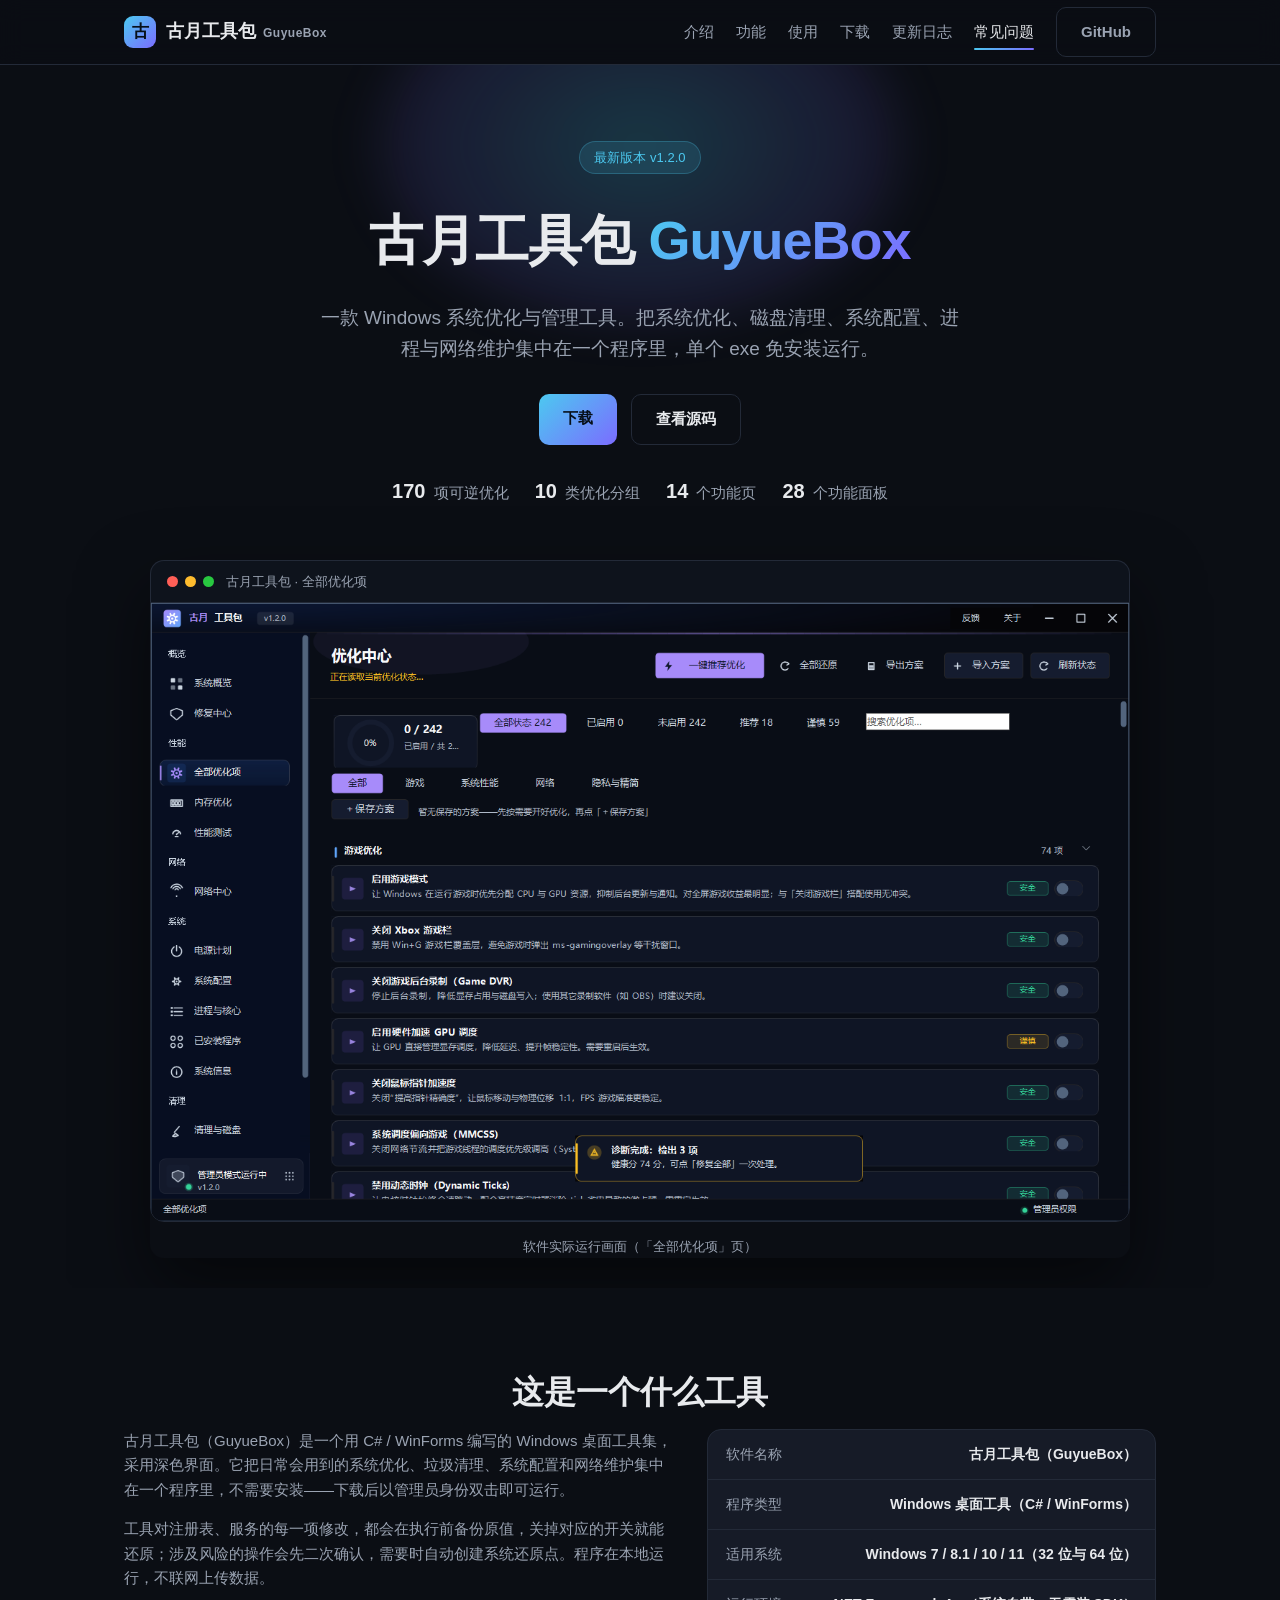
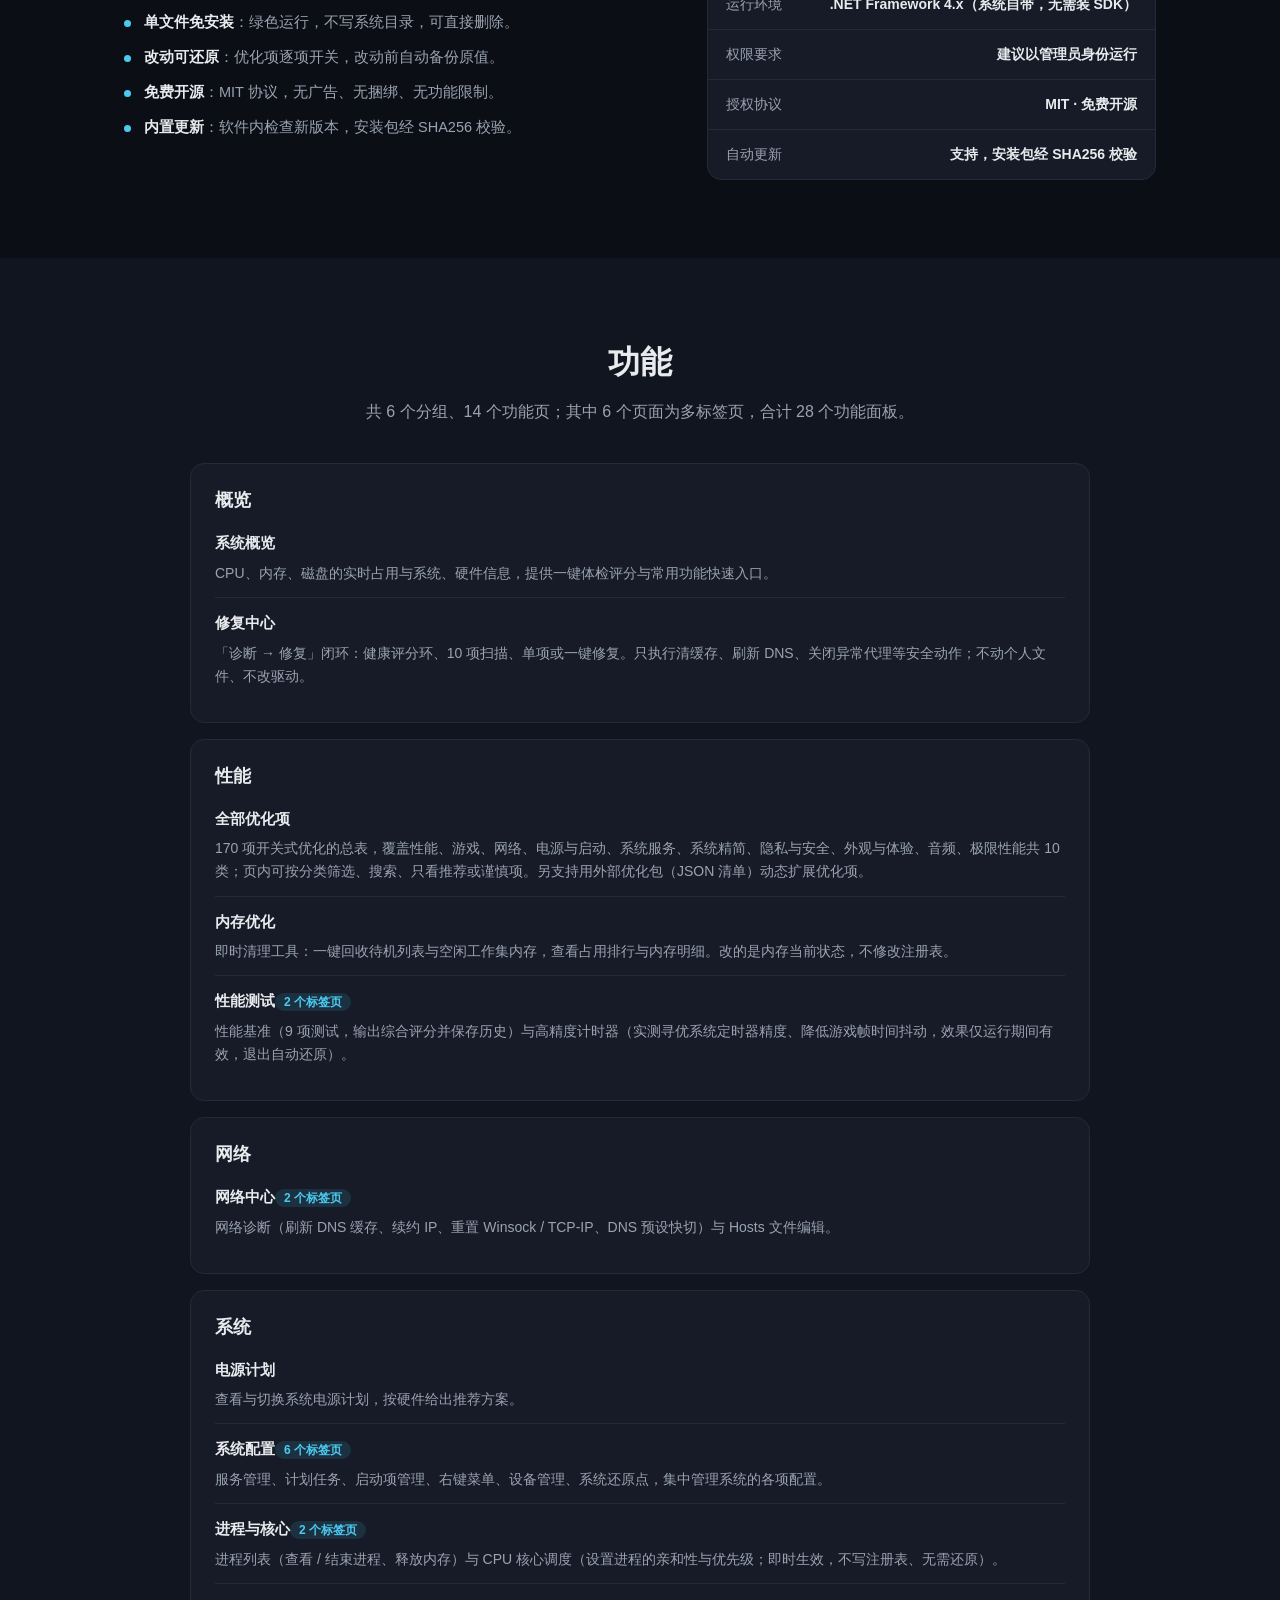
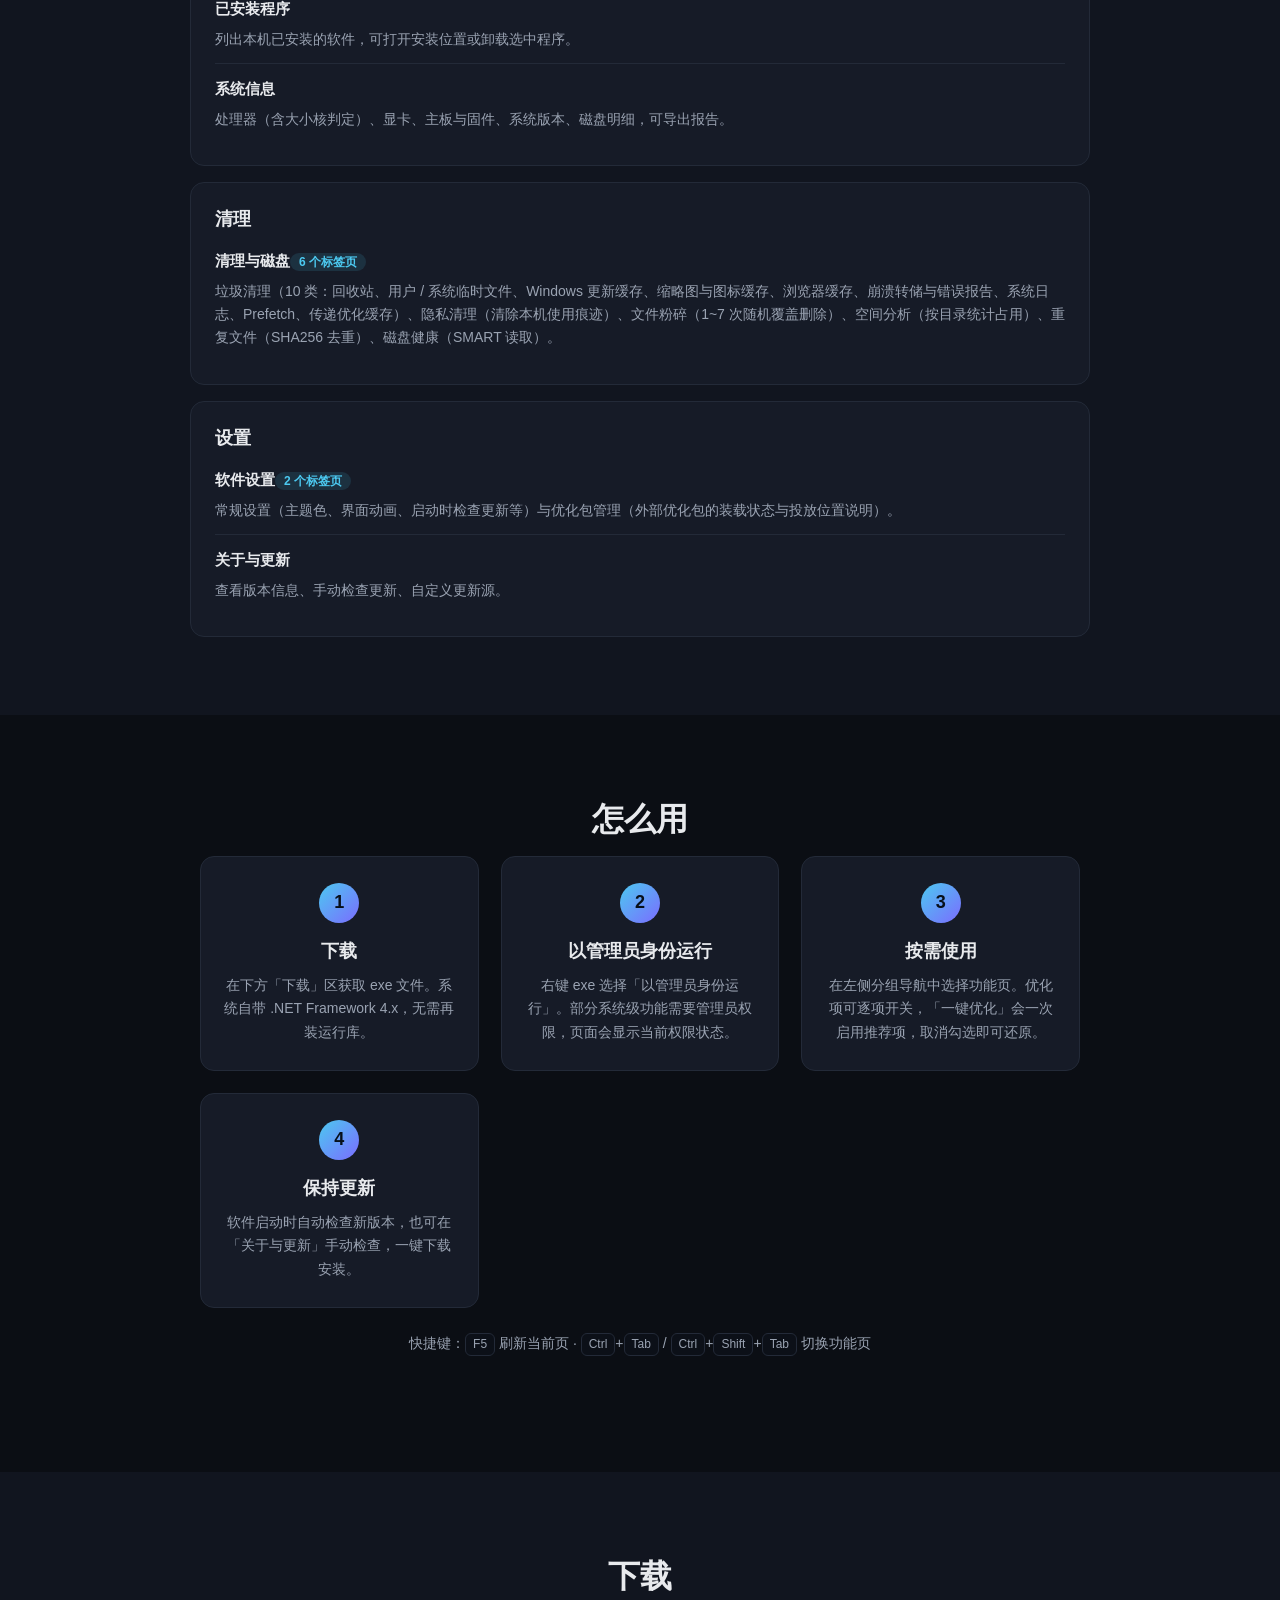
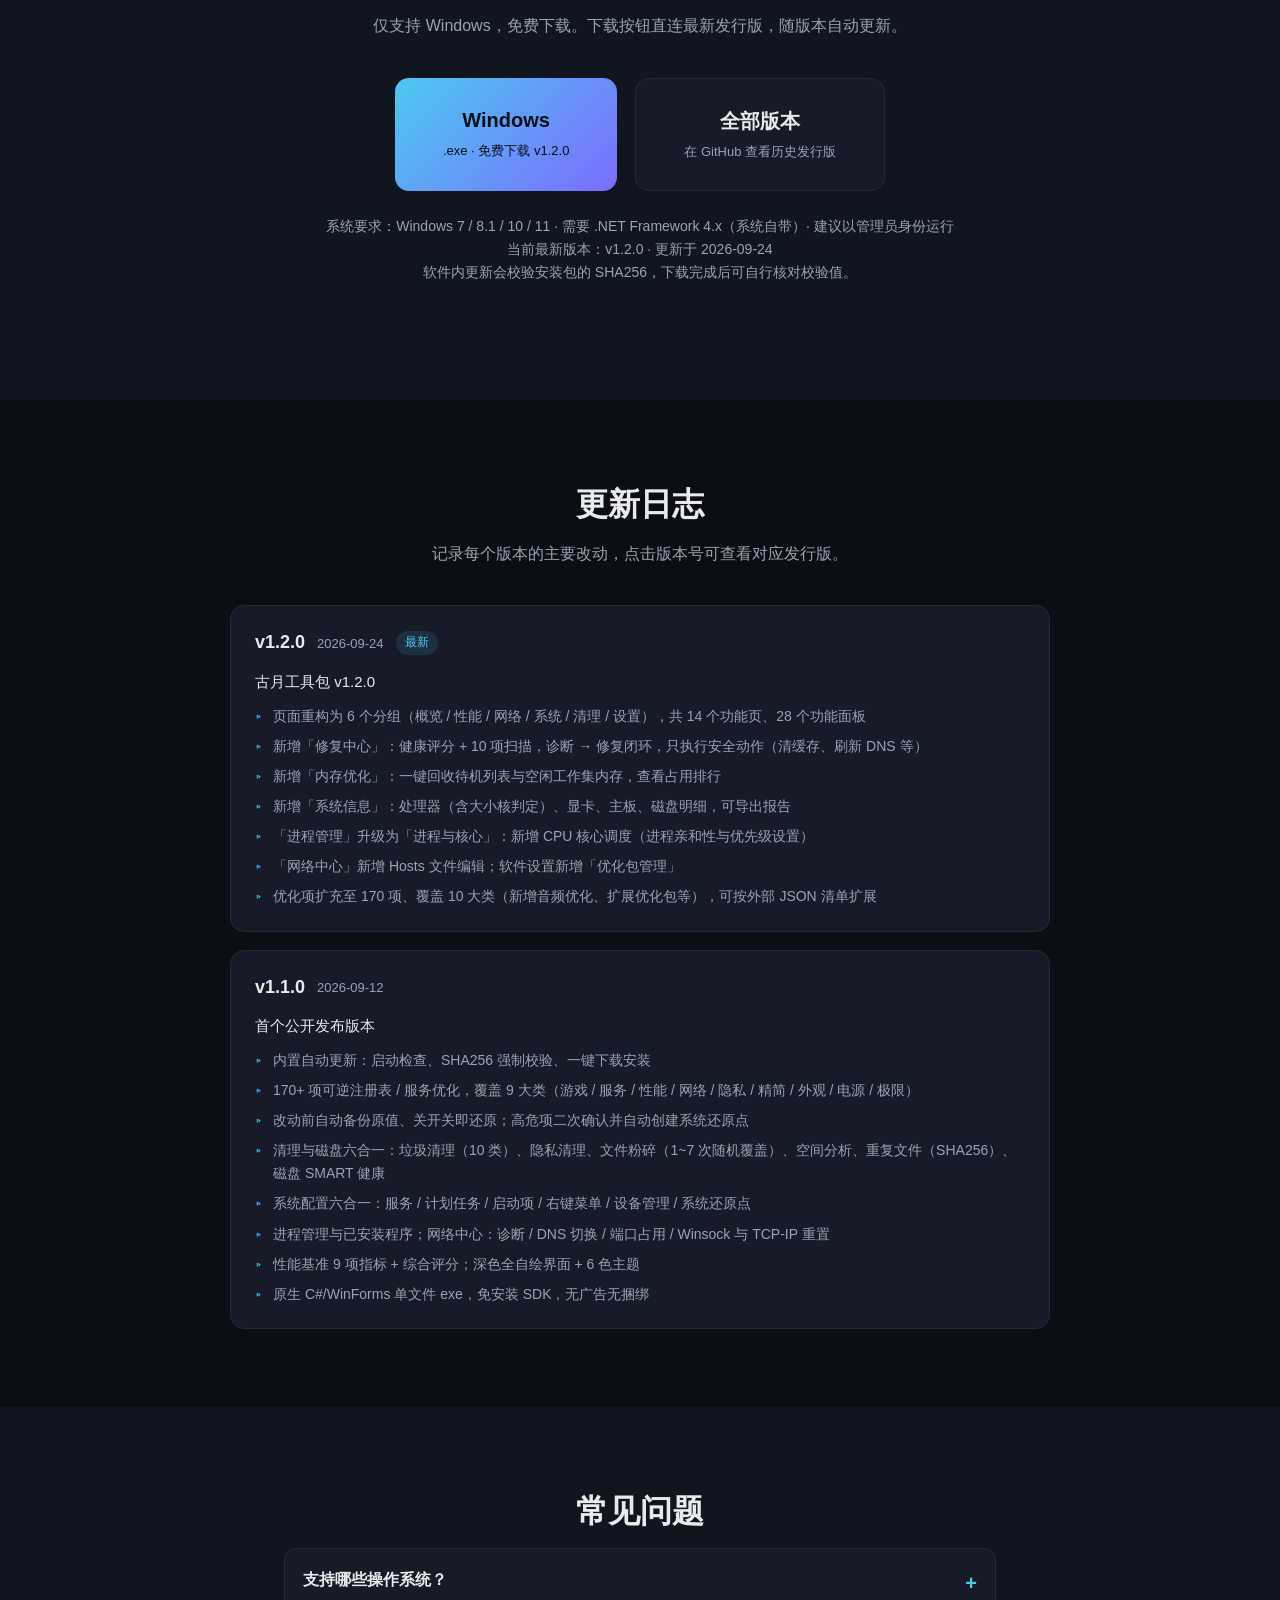
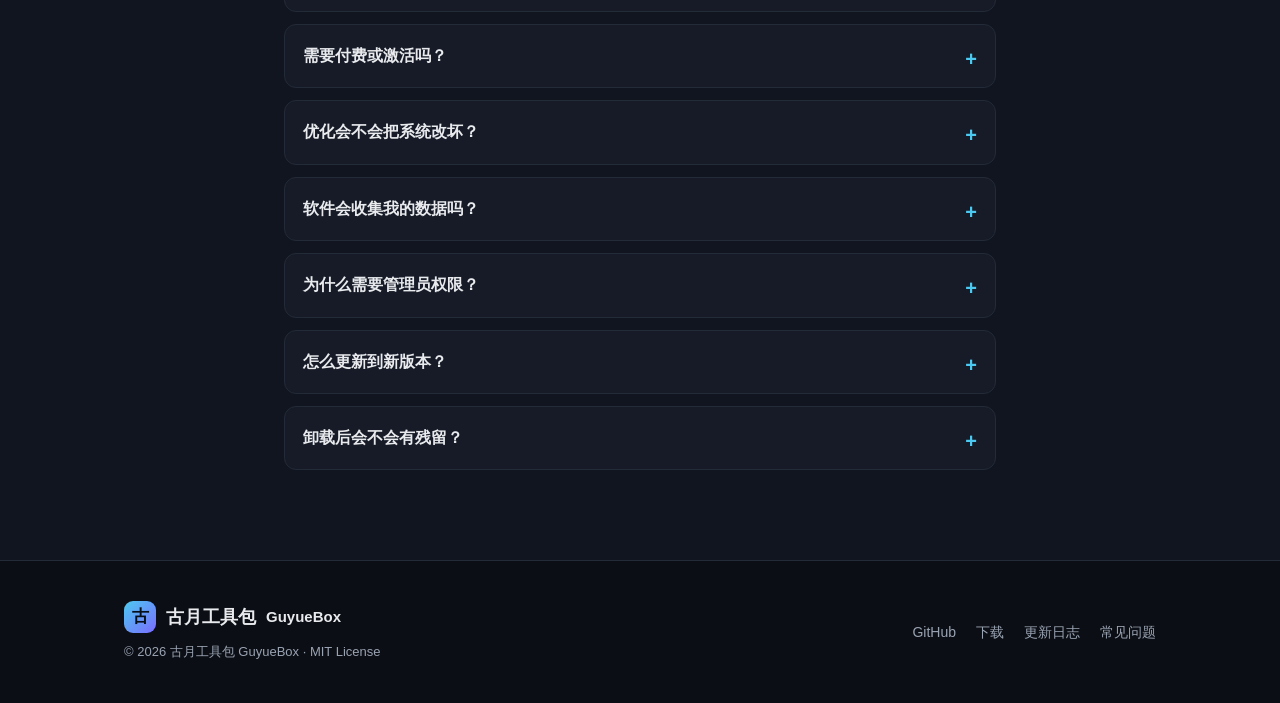
<file: index.html>
<!DOCTYPE html>
<html lang="zh-CN">
<head>
  <meta charset="UTF-8" />
  <meta name="viewport" content="width=device-width, initial-scale=1.0" />
  <meta name="theme-color" content="#0b0e14" />
  <title>古月工具包 GuyueBox — Windows 系统优化与管理工具</title>
  <meta name="description" content="古月工具包（GuyueBox）是一款 Windows 系统优化工具，用 C# / WinForms 编写，单文件免安装。包含 170 项可逆系统优化、垃圾与隐私清理、文件粉碎、重复文件、磁盘健康、修复中心、进程与核心调度、Hosts 编辑、系统信息等功能，并内置 SHA256 校验的自动更新。" />
  <link rel="canonical" href="https://gu-yue-fy.github.io/guyue-toolbox-site/" />

  <!-- ===== 分享 / SEO ===== -->
  <meta property="og:type" content="website" />
  <meta property="og:site_name" content="古月工具包 GuyueBox" />
  <meta property="og:title" content="古月工具包 GuyueBox — Windows 系统优化与管理工具" />
  <meta property="og:description" content="单文件免安装的 Windows 系统工具：170 项可逆优化、垃圾与隐私清理、修复中心、进程与核心调度、网络维护，免费开源。" />
  <meta property="og:url" content="https://gu-yue-fy.github.io/guyue-toolbox-site/" />
  <meta property="og:image" content="https://gu-yue-fy.github.io/guyue-toolbox-site/assets/img/screenshot-main.png" />
  <meta property="og:locale" content="zh_CN" />
  <meta name="twitter:card" content="summary_large_image" />
  <meta name="twitter:title" content="古月工具包 GuyueBox — Windows 系统优化与管理工具" />
  <meta name="twitter:description" content="单文件免安装的 Windows 系统工具：170 项可逆优化、垃圾与隐私清理、修复中心、进程与核心调度、网络维护，免费开源。" />
  <meta name="twitter:image" content="https://gu-yue-fy.github.io/guyue-toolbox-site/assets/img/screenshot-main.png" />

  <!-- favicon：inline SVG，无需外部文件 -->
  <link rel="icon" href="data:image/svg+xml,<svg xmlns='http://www.w3.org/2000/svg' viewBox='0 0 32 32'><rect width='32' height='32' rx='8' fill='%234cc9f0'/><text x='16' y='23' font-size='20' font-family='sans-serif' font-weight='800' text-anchor='middle' fill='%2307101a'>古</text></svg>" />

  <!-- 结构化数据 -->
  <script type="application/ld+json">
  {
    "@context": "https://schema.org",
    "@type": "SoftwareApplication",
    "name": "古月工具包 GuyueBox",
    "operatingSystem": "Windows 7, Windows 8.1, Windows 10, Windows 11",
    "applicationCategory": "UtilitiesApplication",
    "softwareVersion": "1.2.0",
    "url": "https://gu-yue-fy.github.io/guyue-toolbox-site/",
    "license": "https://opensource.org/licenses/MIT",
    "offers": { "@type": "Offer", "price": "0", "priceCurrency": "CNY" },
    "description": "Windows 系统优化与管理工具，C# / WinForms 编写，单文件免安装。包含 170 项可逆系统优化、垃圾与隐私清理、修复中心、进程与核心调度、Hosts 编辑、系统信息，并内置 SHA256 校验的自动更新。"
  }
  </script>

  <!-- 预连接：加速加载远程 update.json（raw.githubusercontent 由 GitHub 托管） -->
  <link rel="preconnect" href="https://raw.githubusercontent.com" crossorigin />
  <link rel="stylesheet" href="assets/css/style.css" />
</head>
<body>
  <!-- 顶部导航 -->
  <header class="nav">
    <div class="container nav-inner">
      <a class="brand" href="#top">
        <span class="logo-mark">古</span>
        <span class="brand-name">古月工具包<small>GuyueBox</small></span>
      </a>
      <nav class="nav-links" id="nav-links">
        <a href="#about">介绍</a>
        <a href="#features">功能</a>
        <a href="#how">使用</a>
        <a href="#download">下载</a>
        <a href="#changelog">更新日志</a>
        <a href="#faq">常见问题</a>
        <a class="btn-ghost" href="https://github.com/Gu-yue-fy/guyue-toolbox" target="_blank" rel="noopener">GitHub</a>
      </nav>
      <button class="nav-toggle" id="nav-toggle" aria-label="打开导航菜单" aria-expanded="false" aria-controls="nav-links">
        <span></span><span></span><span></span>
      </button>
    </div>
  </header>

  <!-- 首屏 -->
  <section class="hero" id="top">
    <div class="hero-glow"></div>
    <div class="container hero-inner">
      <span class="badge">最新版本 <span id="latest-version">v1.2.0</span></span>
      <h1>古月工具包 <span class="grad">GuyueBox</span></h1>
      <p class="tagline">一款 Windows 系统优化与管理工具。把系统优化、磁盘清理、系统配置、进程与网络维护集中在一个程序里，单个 exe 免安装运行。</p>
      <div class="cta">
        <a class="btn-primary" href="#download">下载</a>
        <a class="btn-ghost" href="https://github.com/Gu-yue-fy/guyue-toolbox" target="_blank" rel="noopener">查看源码</a>
      </div>
      <div class="hero-stats">
        <span><b>170</b> 项可逆优化</span>
        <span><b>10</b> 类优化分组</span>
        <span><b>14</b> 个功能页</span>
        <span><b>28</b> 个功能面板</span>
      </div>

      <!-- 真实界面截图（软件实际运行画面；新版顶栏不显示机器名 / 用户名等隐私字段） -->
      <figure class="app-shot">
        <div class="app-shot-bar">
          <span class="dots"><i></i><i></i><i></i></span>
          <span class="app-shot-title">古月工具包 · 全部优化项</span>
        </div>
        <img src="assets/img/screenshot-main.png" width="1360" height="860" fetchpriority="high" decoding="async"
             alt="古月工具包「全部优化项」页截图：左侧为概览 / 性能 / 网络 / 系统 / 清理 / 设置六组导航，右侧为按分类筛选的开关式优化项列表" />
        <figcaption>软件实际运行画面（「全部优化项」页）</figcaption>
      </figure>
    </div>
  </section>

  <!-- 这是什么 -->
  <section class="section" id="about">
    <div class="container">
      <h2 class="section-title">这是一个什么工具</h2>
      <div class="about-grid">
        <div class="about-text">
          <p>古月工具包（GuyueBox）是一个用 C# / WinForms 编写的 Windows 桌面工具集，采用深色界面。它把日常会用到的系统优化、垃圾清理、系统配置和网络维护集中在一个程序里，不需要安装——下载后以管理员身份双击即可运行。</p>
          <p>工具对注册表、服务的每一项修改，都会在执行前备份原值，关掉对应的开关就能还原；涉及风险的操作会先二次确认，需要时自动创建系统还原点。程序在本地运行，不联网上传数据。</p>
          <ul class="about-points">
            <li><b>单文件免安装</b>：绿色运行，不写系统目录，可直接删除。</li>
            <li><b>改动可还原</b>：优化项逐项开关，改动前自动备份原值。</li>
            <li><b>免费开源</b>：MIT 协议，无广告、无捆绑、无功能限制。</li>
            <li><b>内置更新</b>：软件内检查新版本，安装包经 SHA256 校验。</li>
          </ul>
        </div>
        <div class="spec">
          <div class="spec-row"><span>软件名称</span><b>古月工具包（GuyueBox）</b></div>
          <div class="spec-row"><span>程序类型</span><b>Windows 桌面工具（C# / WinForms）</b></div>
          <div class="spec-row"><span>适用系统</span><b>Windows 7 / 8.1 / 10 / 11（32 位与 64 位）</b></div>
          <div class="spec-row"><span>运行环境</span><b>.NET Framework 4.x（系统自带，无需装 SDK）</b></div>
          <div class="spec-row"><span>权限要求</span><b>建议以管理员身份运行</b></div>
          <div class="spec-row"><span>授权协议</span><b>MIT · 免费开源</b></div>
          <div class="spec-row"><span>自动更新</span><b>支持，安装包经 SHA256 校验</b></div>
        </div>
      </div>
    </div>
  </section>

  <!-- 功能 -->
  <section class="section section-alt" id="features">
    <div class="container">
      <h2 class="section-title">功能</h2>
      <p class="center-sub">共 6 个分组、14 个功能页；其中 6 个页面为多标签页，合计 28 个功能面板。</p>

      <div class="feature-groups">
        <article class="fgroup">
          <h3>概览</h3>
          <div class="fpage">
            <span class="fpage-name">系统概览</span>
            <p>CPU、内存、磁盘的实时占用与系统、硬件信息，提供一键体检评分与常用功能快速入口。</p>
          </div>
          <div class="fpage">
            <span class="fpage-name">修复中心</span>
            <p>「诊断 → 修复」闭环：健康评分环、10 项扫描、单项或一键修复。只执行清缓存、刷新 DNS、关闭异常代理等安全动作；不动个人文件、不改驱动。</p>
          </div>
        </article>

        <article class="fgroup">
          <h3>性能</h3>
          <div class="fpage">
            <span class="fpage-name">全部优化项</span>
            <p>170 项开关式优化的总表，覆盖性能、游戏、网络、电源与启动、系统服务、系统精简、隐私与安全、外观与体验、音频、极限性能共 10 类；页内可按分类筛选、搜索、只看推荐或谨慎项。另支持用外部优化包（JSON 清单）动态扩展优化项。</p>
          </div>
          <div class="fpage">
            <span class="fpage-name">内存优化</span>
            <p>即时清理工具：一键回收待机列表与空闲工作集内存，查看占用排行与内存明细。改的是内存当前状态，不修改注册表。</p>
          </div>
          <div class="fpage">
            <span class="fpage-name">性能测试<span class="fgroup-tag">2 个标签页</span></span>
            <p>性能基准（9 项测试，输出综合评分并保存历史）与高精度计时器（实测寻优系统定时器精度、降低游戏帧时间抖动，效果仅运行期间有效，退出自动还原）。</p>
          </div>
        </article>

        <article class="fgroup">
          <h3>网络</h3>
          <div class="fpage">
            <span class="fpage-name">网络中心<span class="fgroup-tag">2 个标签页</span></span>
            <p>网络诊断（刷新 DNS 缓存、续约 IP、重置 Winsock / TCP-IP、DNS 预设快切）与 Hosts 文件编辑。</p>
          </div>
        </article>

        <article class="fgroup">
          <h3>系统</h3>
          <div class="fpage">
            <span class="fpage-name">电源计划</span>
            <p>查看与切换系统电源计划，按硬件给出推荐方案。</p>
          </div>
          <div class="fpage">
            <span class="fpage-name">系统配置<span class="fgroup-tag">6 个标签页</span></span>
            <p>服务管理、计划任务、启动项管理、右键菜单、设备管理、系统还原点，集中管理系统的各项配置。</p>
          </div>
          <div class="fpage">
            <span class="fpage-name">进程与核心<span class="fgroup-tag">2 个标签页</span></span>
            <p>进程列表（查看 / 结束进程、释放内存）与 CPU 核心调度（设置进程的亲和性与优先级；即时生效，不写注册表、无需还原）。</p>
          </div>
          <div class="fpage">
            <span class="fpage-name">已安装程序</span>
            <p>列出本机已安装的软件，可打开安装位置或卸载选中程序。</p>
          </div>
          <div class="fpage">
            <span class="fpage-name">系统信息</span>
            <p>处理器（含大小核判定）、显卡、主板与固件、系统版本、磁盘明细，可导出报告。</p>
          </div>
        </article>

        <article class="fgroup">
          <h3>清理</h3>
          <div class="fpage">
            <span class="fpage-name">清理与磁盘<span class="fgroup-tag">6 个标签页</span></span>
            <p>垃圾清理（10 类：回收站、用户 / 系统临时文件、Windows 更新缓存、缩略图与图标缓存、浏览器缓存、崩溃转储与错误报告、系统日志、Prefetch、传递优化缓存）、隐私清理（清除本机使用痕迹）、文件粉碎（1~7 次随机覆盖删除）、空间分析（按目录统计占用）、重复文件（SHA256 去重）、磁盘健康（SMART 读取）。</p>
          </div>
        </article>

        <article class="fgroup">
          <h3>设置</h3>
          <div class="fpage">
            <span class="fpage-name">软件设置<span class="fgroup-tag">2 个标签页</span></span>
            <p>常规设置（主题色、界面动画、启动时检查更新等）与优化包管理（外部优化包的装载状态与投放位置说明）。</p>
          </div>
          <div class="fpage">
            <span class="fpage-name">关于与更新</span>
            <p>查看版本信息、手动检查更新、自定义更新源。</p>
          </div>
        </article>
      </div>
    </div>
  </section>

  <!-- 使用 -->
  <section class="section" id="how">
    <div class="container">
      <h2 class="section-title">怎么用</h2>
      <div class="steps">
        <div class="step">
          <div class="step-num">1</div>
          <h4>下载</h4>
          <p>在下方「下载」区获取 exe 文件。系统自带 .NET Framework 4.x，无需再装运行库。</p>
        </div>
        <div class="step">
          <div class="step-num">2</div>
          <h4>以管理员身份运行</h4>
          <p>右键 exe 选择「以管理员身份运行」。部分系统级功能需要管理员权限，页面会显示当前权限状态。</p>
        </div>
        <div class="step">
          <div class="step-num">3</div>
          <h4>按需使用</h4>
          <p>在左侧分组导航中选择功能页。优化项可逐项开关，「一键优化」会一次启用推荐项，取消勾选即可还原。</p>
        </div>
        <div class="step">
          <div class="step-num">4</div>
          <h4>保持更新</h4>
          <p>软件启动时自动检查新版本，也可在「关于与更新」手动检查，一键下载安装。</p>
        </div>
      </div>
      <p class="center-sub small">
        快捷键：<kbd>F5</kbd> 刷新当前页 · <kbd>Ctrl</kbd>+<kbd>Tab</kbd> / <kbd>Ctrl</kbd>+<kbd>Shift</kbd>+<kbd>Tab</kbd> 切换功能页
      </p>
    </div>
  </section>

  <!-- 下载 -->
  <section class="section section-alt" id="download">
    <div class="container">
      <h2 class="section-title">下载</h2>
      <p class="center-sub">仅支持 Windows，免费下载。下载按钮直连最新发行版，随版本自动更新。</p>
      <div class="download-grid">
        <a class="dl-card primary" id="dl-btn" href="https://github.com/Gu-yue-fy/guyue-toolbox/releases/latest" target="_blank" rel="noopener">
          <span class="dl-os">Windows</span><span class="dl-ext" id="dl-ext">.exe · 免费下载</span>
        </a>
        <a class="dl-card" href="https://github.com/Gu-yue-fy/guyue-toolbox/releases" target="_blank" rel="noopener">
          <span class="dl-os">全部版本</span><span class="dl-ext">在 GitHub 查看历史发行版</span>
        </a>
      </div>
      <p class="center-sub small">
        系统要求：Windows 7 / 8.1 / 10 / 11 · 需要 .NET Framework 4.x（系统自带）· 建议以管理员身份运行<br>
        当前最新版本：<span id="latest-version-2">v1.2.0</span> · 更新于 <span id="latest-date">—</span><br>
        软件内更新会校验安装包的 SHA256，下载完成后可自行核对校验值。
      </p>
    </div>
  </section>

  <!-- 更新日志 -->
  <section class="section" id="changelog">
    <div class="container">
      <h2 class="section-title">更新日志</h2>
      <p class="center-sub">记录每个版本的主要改动，点击版本号可查看对应发行版。</p>
      <div class="changelog-list" id="changelog-list">
        <p class="center-sub small" id="changelog-loading">正在加载更新记录…</p>
      </div>
    </div>
  </section>

  <!-- FAQ -->
  <section class="section section-alt" id="faq">
    <div class="container faq-wrap">
      <h2 class="section-title">常见问题</h2>
      <details class="faq"><summary>支持哪些操作系统？</summary><p>支持 Windows 7 / 8.1 / 10 / 11，32 位与 64 位均可。需要 .NET Framework 4.x，绝大多数系统已自带，无需额外安装。</p></details>
      <details class="faq"><summary>需要付费或激活吗？</summary><p>不需要。软件以 MIT 协议开源，完全免费，没有激活步骤，也没有广告、捆绑或功能限制。</p></details>
      <details class="faq"><summary>优化会不会把系统改坏？</summary><p>不会。每一项优化在执行前都会备份原注册表或服务值，关掉开关即可还原；涉及风险的操作会二次确认，需要时自动创建系统还原点。此外「系统配置」中提供还原点管理，可以手动创建还原点；「修复中心」只做清缓存、刷新 DNS 等安全动作，不动个人文件。</p></details>
      <details class="faq"><summary>软件会收集我的数据吗？</summary><p>不会。程序完全在本地运行，不联网上传数据、不做用户追踪。「隐私清理」的作用恰恰是清除本机的使用痕迹。</p></details>
      <details class="faq"><summary>为什么需要管理员权限？</summary><p>修改注册表、管理服务、计划任务、磁盘维护等系统级操作需要管理员权限。以普通权限运行时，程序会提示，多数只读功能仍可正常使用。</p></details>
      <details class="faq"><summary>怎么更新到新版本？</summary><p>软件启动时会自动检查最新版本，也可以在「关于与更新」里手动检查。发现新版本后可一键下载安装，安装包会经过 SHA256 校验。</p></details>
      <details class="faq"><summary>卸载后会不会有残留？</summary><p>程序是单文件绿色版，不写入系统目录，直接删除 exe 即可。它自身的配置保存在用户目录下，删除该配置目录即可完全清除。</p></details>
    </div>
  </section>

  <!-- 页脚 -->
  <footer class="footer">
    <div class="container footer-inner">
      <div>
        <div class="brand"><span class="logo-mark">古</span> 古月工具包<small>GuyueBox</small></div>
        <p class="footer-note">© <span id="year"></span> 古月工具包 GuyueBox · MIT License</p>
      </div>
      <div class="footer-links">
        <a href="https://github.com/Gu-yue-fy/guyue-toolbox" target="_blank" rel="noopener">GitHub</a>
        <a href="#download">下载</a>
        <a href="#changelog">更新日志</a>
        <a href="#faq">常见问题</a>
      </div>
    </div>
  </footer>

  <!-- 返回顶部 -->
  <button id="to-top" class="to-top" aria-label="返回顶部" title="返回顶部">↑</button>

  <script src="assets/js/main.js"></script>
</body>
</html>
</file>
<file: assets/css/style.css>
:root {
  --bg: #0b0e14;
  --bg-alt: #11151f;
  --fg: #e8eaed;
  --muted: #9aa3b2;
  --accent: #4cc9f0;
  --accent-2: #7b6cff;
  --card: #161b27;
  --border: #232a38;
  --radius: 14px;
  --grad: linear-gradient(135deg, var(--accent), var(--accent-2));
}

* { box-sizing: border-box; margin: 0; padding: 0; }

body {
  font-family: -apple-system, BlinkMacSystemFont, "Segoe UI", "PingFang SC",
    "Microsoft YaHei", Roboto, Helvetica, Arial, sans-serif;
  background: var(--bg);
  color: var(--fg);
  line-height: 1.65;
  -webkit-font-smoothing: antialiased;
  scroll-behavior: smooth;
}

a { color: inherit; text-decoration: none; }
kbd {
  display: inline-block; padding: 1px 7px; border-radius: 6px;
  background: #0c1018; border: 1px solid var(--border);
  font-size: 12px; font-family: inherit; color: var(--muted);
}

.container { max-width: 1080px; margin: 0 auto; padding: 0 24px; }

/* ===== 键盘焦点可见（无障碍） ===== */
:focus-visible { outline: 2px solid var(--accent); outline-offset: 2px; border-radius: 4px; }

/* ===== 导航 ===== */
.nav {
  position: sticky; top: 0; z-index: 20;
  background: rgba(11,14,20,.78);
  backdrop-filter: blur(12px);
  border-bottom: 1px solid var(--border);
}
.nav-inner { display: flex; align-items: center; justify-content: space-between; height: 64px; }
.brand { font-weight: 700; font-size: 18px; display: flex; align-items: center; gap: 10px; }
.logo-mark {
  width: 32px; height: 32px; border-radius: 9px; background: var(--grad);
  display: inline-flex; align-items: center; justify-content: center;
  font-size: 17px; font-weight: 800; color: #07101a; flex: none;
}
.brand-name { display: flex; align-items: baseline; gap: 7px; }
.brand-name small { font-size: 12px; color: var(--muted); font-weight: 600; letter-spacing: .5px; }
.nav-links { display: flex; align-items: center; gap: 22px; }
.nav-links a { color: var(--muted); font-size: 15px; transition: color .2s; }
.nav-links a:hover { color: var(--fg); }

/* ===== 按钮 ===== */
.btn-primary, .btn-ghost {
  display: inline-block; padding: 12px 24px; border-radius: 10px;
  font-weight: 600; font-size: 15px; transition: transform .15s, opacity .2s, border-color .2s;
}
.btn-primary { background: var(--grad); color: #07101a; }
.btn-primary:hover { transform: translateY(-2px); }
.btn-ghost { border: 1px solid var(--border); color: var(--fg); }
.btn-ghost:hover { border-color: var(--accent); color: var(--accent); }

/* ===== 首屏 ===== */
.hero { position: relative; padding: 76px 0 30px; text-align: center; overflow: hidden; }
.hero-glow {
  position: absolute; top: -180px; left: 50%; transform: translateX(-50%);
  width: 760px; height: 520px; pointer-events: none;
  background: radial-gradient(closest-side, rgba(76,201,240,.22), rgba(123,108,255,.12) 60%, transparent 75%);
  filter: blur(20px);
}
.hero-inner { position: relative; display: flex; flex-direction: column; align-items: center; }
.badge {
  display: inline-block; padding: 5px 14px; border-radius: 999px;
  background: rgba(76,201,240,.12); color: var(--accent);
  font-size: 13px; margin-bottom: 22px; border: 1px solid rgba(76,201,240,.25);
}
.hero h1 { font-size: 54px; font-weight: 800; letter-spacing: -1px; }
.grad {
  background: var(--grad); -webkit-background-clip: text; background-clip: text;
  -webkit-text-fill-color: transparent;
}
.tagline { color: var(--muted); font-size: 19px; max-width: 640px; margin: 16px 0 30px; }
.cta { display: flex; gap: 14px; flex-wrap: wrap; justify-content: center; }
.hero-stats {
  display: flex; flex-wrap: wrap; gap: 26px; justify-content: center;
  margin: 30px 0 6px; color: var(--muted); font-size: 15px;
}
.hero-stats b { color: var(--fg); font-size: 20px; margin-right: 4px; }

/* ===== 真实界面截图（软件实际运行画面） ===== */
.app-shot {
  margin: 46px auto 0; width: 100%; max-width: 980px;
  border-radius: 14px; box-shadow: 0 30px 70px rgba(0,0,0,.5);
}
.app-shot-bar {
  display: flex; align-items: center; gap: 12px; height: 42px; padding: 0 16px;
  background: #0e131c; border: 1px solid var(--border); border-bottom: none;
  border-radius: 14px 14px 0 0;
}
.dots { display: flex; gap: 7px; }
.dots i { width: 11px; height: 11px; border-radius: 50%; background: #2b3342; display: block; }
.dots i:nth-child(1) { background: #ff5f57; }
.dots i:nth-child(2) { background: #febc2e; }
.dots i:nth-child(3) { background: #28c840; }
.app-shot-title { font-size: 13px; color: var(--muted); }
.app-shot img {
  display: block; width: 100%; height: auto;
  border: 1px solid var(--border); border-radius: 0 0 14px 14px; background: #0b0e14;
}
.app-shot figcaption { margin-top: 14px; font-size: 13px; color: var(--muted); text-align: center; }

/* ===== 区块 ===== */
.section { padding: 78px 0; }
.section-alt { background: var(--bg-alt); }
.section-title { text-align: center; font-size: 32px; font-weight: 700; margin-bottom: 10px; }
.center-sub { text-align: center; color: var(--muted); margin-bottom: 38px; }
.center-sub.small { font-size: 14px; margin-top: 24px; }

/* ===== 介绍：文字 + 规格表 ===== */
.about-grid { display: grid; grid-template-columns: 1.1fr .9fr; gap: 34px; align-items: start; }
.about-text > p { color: var(--muted); font-size: 15px; margin-bottom: 14px; }
.about-points { list-style: none; margin-top: 20px; display: flex; flex-direction: column; gap: 11px; }
.about-points li { position: relative; padding-left: 20px; color: var(--muted); font-size: 14.5px; }
.about-points li::before {
  content: ""; position: absolute; left: 0; top: 9px;
  width: 7px; height: 7px; border-radius: 50%; background: var(--accent);
}
.about-points b { color: var(--fg); font-weight: 600; }
.spec { background: var(--card); border: 1px solid var(--border); border-radius: var(--radius); overflow: hidden; }
.spec-row {
  display: flex; justify-content: space-between; gap: 18px;
  padding: 13px 18px; border-bottom: 1px solid var(--border); font-size: 14px;
}
.spec-row:last-child { border-bottom: none; }
.spec-row span { color: var(--muted); flex: none; }
.spec-row b { color: var(--fg); font-weight: 600; text-align: right; }

/* ===== 功能分组 ===== */
.feature-groups { display: flex; flex-direction: column; gap: 16px; max-width: 900px; margin: 0 auto; }
.fgroup {
  background: var(--card); border: 1px solid var(--border);
  border-radius: var(--radius); padding: 22px 24px;
}
.fgroup > h3 { font-size: 18px; margin-bottom: 14px; display: flex; align-items: center; gap: 10px; }
.fgroup-tag {
  font-size: 12px; font-weight: 600; color: var(--accent);
  background: rgba(76,201,240,.12); padding: 2px 9px; border-radius: 999px;
}
.fpage { padding: 12px 0; border-top: 1px solid var(--border); }
.fpage:first-of-type { border-top: none; padding-top: 0; }
.fpage-name { display: inline-block; font-size: 15px; font-weight: 600; color: var(--fg); margin-bottom: 6px; }
.fpage p { color: var(--muted); font-size: 14px; }

/* ===== 使用步骤 ===== */
.steps { display: grid; grid-template-columns: repeat(3, 1fr); gap: 22px; max-width: 880px; margin: 0 auto; }
.step {
  background: var(--card); border: 1px solid var(--border); border-radius: var(--radius);
  padding: 26px 22px; text-align: center;
}
.step-num {
  width: 40px; height: 40px; border-radius: 50%; background: var(--grad); color: #07101a;
  font-weight: 800; font-size: 18px; display: inline-flex; align-items: center; justify-content: center; margin-bottom: 14px;
}
.step h4 { font-size: 18px; margin-bottom: 8px; }
.step p { color: var(--muted); font-size: 14px; }

/* ===== 下载 ===== */
.download-grid { display: flex; justify-content: center; flex-wrap: wrap; gap: 18px; max-width: 720px; margin: 0 auto; }
.dl-card {
  background: var(--card); border: 1px solid var(--border); border-radius: var(--radius);
  padding: 26px 48px; text-align: center; transition: transform .2s, border-color .2s;
}
.dl-card:hover { transform: translateY(-4px); border-color: var(--accent); }
.dl-os { display: block; font-size: 20px; font-weight: 700; }
.dl-ext { color: var(--muted); font-size: 13px; }

/* ===== FAQ ===== */
.faq-wrap { max-width: 760px; }
.faq {
  background: var(--card); border: 1px solid var(--border); border-radius: 12px;
  padding: 4px 18px; margin-bottom: 12px;
}
.faq summary {
  cursor: pointer; padding: 14px 0; font-weight: 600; font-size: 16px;
  list-style: none; position: relative; padding-right: 24px;
}
.faq summary::-webkit-details-marker { display: none; }
.faq summary::after { content: "+"; position: absolute; right: 0; top: 14px; color: var(--accent); font-size: 20px; }
.faq[open] summary::after { content: "−"; }
.faq p { color: var(--muted); font-size: 14.5px; padding: 0 0 16px; }

/* ===== 页脚 ===== */
.footer { border-top: 1px solid var(--border); padding: 40px 0; }
.footer-inner { display: flex; justify-content: space-between; align-items: center; flex-wrap: wrap; gap: 16px; }
.footer-note { color: var(--muted); font-size: 13px; margin-top: 8px; }
.footer-links { display: flex; gap: 20px; }
.footer-links a { color: var(--muted); font-size: 14px; }
.footer-links a:hover { color: var(--fg); }

/* ===== 响应式 ===== */
@media (max-width: 900px) {
  .about-grid { grid-template-columns: 1fr; gap: 24px; }
  .steps { grid-template-columns: repeat(2, 1fr); }
}
@media (max-width: 620px) {
  .steps { grid-template-columns: 1fr; }
  .nav-links { gap: 13px; font-size: 14px; }
  .hero h1 { font-size: 36px; }
  .tagline { font-size: 16px; }
  .app-shot { margin-top: 32px; }
  .app-shot figcaption { font-size: 12px; }
  .spec-row { flex-direction: column; gap: 4px; }
  .spec-row b { text-align: left; }
  .fgroup { padding: 18px 16px; }
}

/* ===== 滚动入场动画 ===== */
.reveal { opacity: 0; transform: translateY(24px); transition: opacity .7s ease, transform .7s ease; }
.reveal.visible { opacity: 1; transform: none; }
@media (prefers-reduced-motion: reduce) {
  .reveal { opacity: 1 !important; transform: none !important; transition: none; }
  .hero .badge, .hero h1, .hero .tagline, .hero .cta,
  .hero .hero-stats, .hero .app-shot { animation: none !important; }
}
/* 首屏分级渐入 */
.hero .badge     { animation: fadeUp .7s .05s both; }
.hero h1         { animation: fadeUp .7s .15s both; }
.hero .tagline   { animation: fadeUp .7s .25s both; }
.hero .cta       { animation: fadeUp .7s .35s both; }
.hero .hero-stats{ animation: fadeUp .7s .45s both; }
.hero .app-shot  { animation: fadeUp .9s .55s both; }
@keyframes fadeUp { from { opacity: 0; transform: translateY(24px); } to { opacity: 1; transform: none; } }

/* ===== 下载主按钮 ===== */
.dl-card.primary { background: var(--grad); border: none; }
.dl-card.primary .dl-os, .dl-card.primary .dl-ext { color: #07101a; }
.dl-card.primary:hover { transform: translateY(-4px); box-shadow: 0 14px 30px rgba(76,201,240,.25); }

/* ===== 更新日志 ===== */
.changelog-list { max-width: 820px; margin: 0 auto; display: flex; flex-direction: column; gap: 18px; }
.changelog-item { background: var(--card); border: 1px solid var(--border); border-radius: var(--radius); padding: 22px 24px; text-align: left; transition: border-color .2s; }
.changelog-item:hover { border-color: var(--accent); }
.cl-head { display: flex; align-items: center; gap: 12px; margin-bottom: 12px; flex-wrap: wrap; }
.cl-ver { font-size: 18px; font-weight: 800; color: var(--fg); }
.cl-ver a { color: inherit; }
.cl-date { font-size: 13px; color: var(--muted); }
.cl-tag { font-size: 12px; color: var(--accent); background: rgba(76,201,240,.12); padding: 2px 9px; border-radius: 999px; }
.cl-title { font-size: 15px; color: var(--fg); margin-bottom: 10px; }
.cl-items { list-style: none; display: flex; flex-direction: column; gap: 7px; }
.cl-items li { font-size: 14px; color: var(--muted); padding-left: 18px; position: relative; }
.cl-items li::before { content: "▹"; position: absolute; left: 0; color: var(--accent); }

/* ===== 导航当前区块高亮 ===== */
.nav-links a { position: relative; }
.nav-links a.active { color: var(--fg); }
.nav-links a.active::after {
  content: ""; position: absolute; left: 0; right: 0; bottom: -6px;
  height: 2px; border-radius: 2px; background: var(--grad);
}

/* ===== 汉堡菜单按钮 ===== */
.nav-toggle {
  display: none; width: 42px; height: 42px; border-radius: 10px;
  background: transparent; border: 1px solid var(--border); cursor: pointer;
  flex-direction: column; align-items: center; justify-content: center; gap: 5px;
}
.nav-toggle span {
  display: block; width: 20px; height: 2px; border-radius: 2px;
  background: var(--fg); transition: transform .25s, opacity .2s;
}
.nav-toggle[aria-expanded="true"] span:nth-child(1) { transform: translateY(7px) rotate(45deg); }
.nav-toggle[aria-expanded="true"] span:nth-child(2) { opacity: 0; }
.nav-toggle[aria-expanded="true"] span:nth-child(3) { transform: translateY(-7px) rotate(-45deg); }

/* ===== 返回顶部 ===== */
.to-top {
  position: fixed; right: 22px; bottom: 22px; z-index: 30;
  width: 46px; height: 46px; border-radius: 50%; border: 1px solid var(--border);
  background: var(--card); color: var(--fg); font-size: 20px; cursor: pointer;
  opacity: 0; visibility: hidden; transform: translateY(10px);
  transition: opacity .25s, transform .25s, border-color .2s, visibility .25s;
  box-shadow: 0 10px 30px rgba(0,0,0,.4);
}
.to-top.show { opacity: 1; visibility: visible; transform: none; }
.to-top:hover { border-color: var(--accent); color: var(--accent); }

/* ===== 移动端导航折叠 ===== */
@media (max-width: 820px) {
  .nav-toggle { display: inline-flex; }
  .nav-links {
    position: absolute; top: 64px; left: 0; right: 0;
    flex-direction: column; align-items: stretch; gap: 0;
    background: rgba(11,14,20,.98); -webkit-backdrop-filter: blur(12px); backdrop-filter: blur(12px);
    border-bottom: 1px solid var(--border);
    padding: 8px 24px 16px;
    max-height: 0; overflow: hidden; opacity: 0; pointer-events: none;
    transition: max-height .28s ease, opacity .2s ease;
  }
  .nav-links.open { max-height: 460px; opacity: 1; pointer-events: auto; }
  .nav-links a { padding: 12px 0; font-size: 15px; border-bottom: 1px solid var(--border); color: var(--fg); }
  .nav-links a:last-child { border-bottom: none; margin-top: 10px; }
  .nav-links a.active::after { display: none; }
}
</file>
